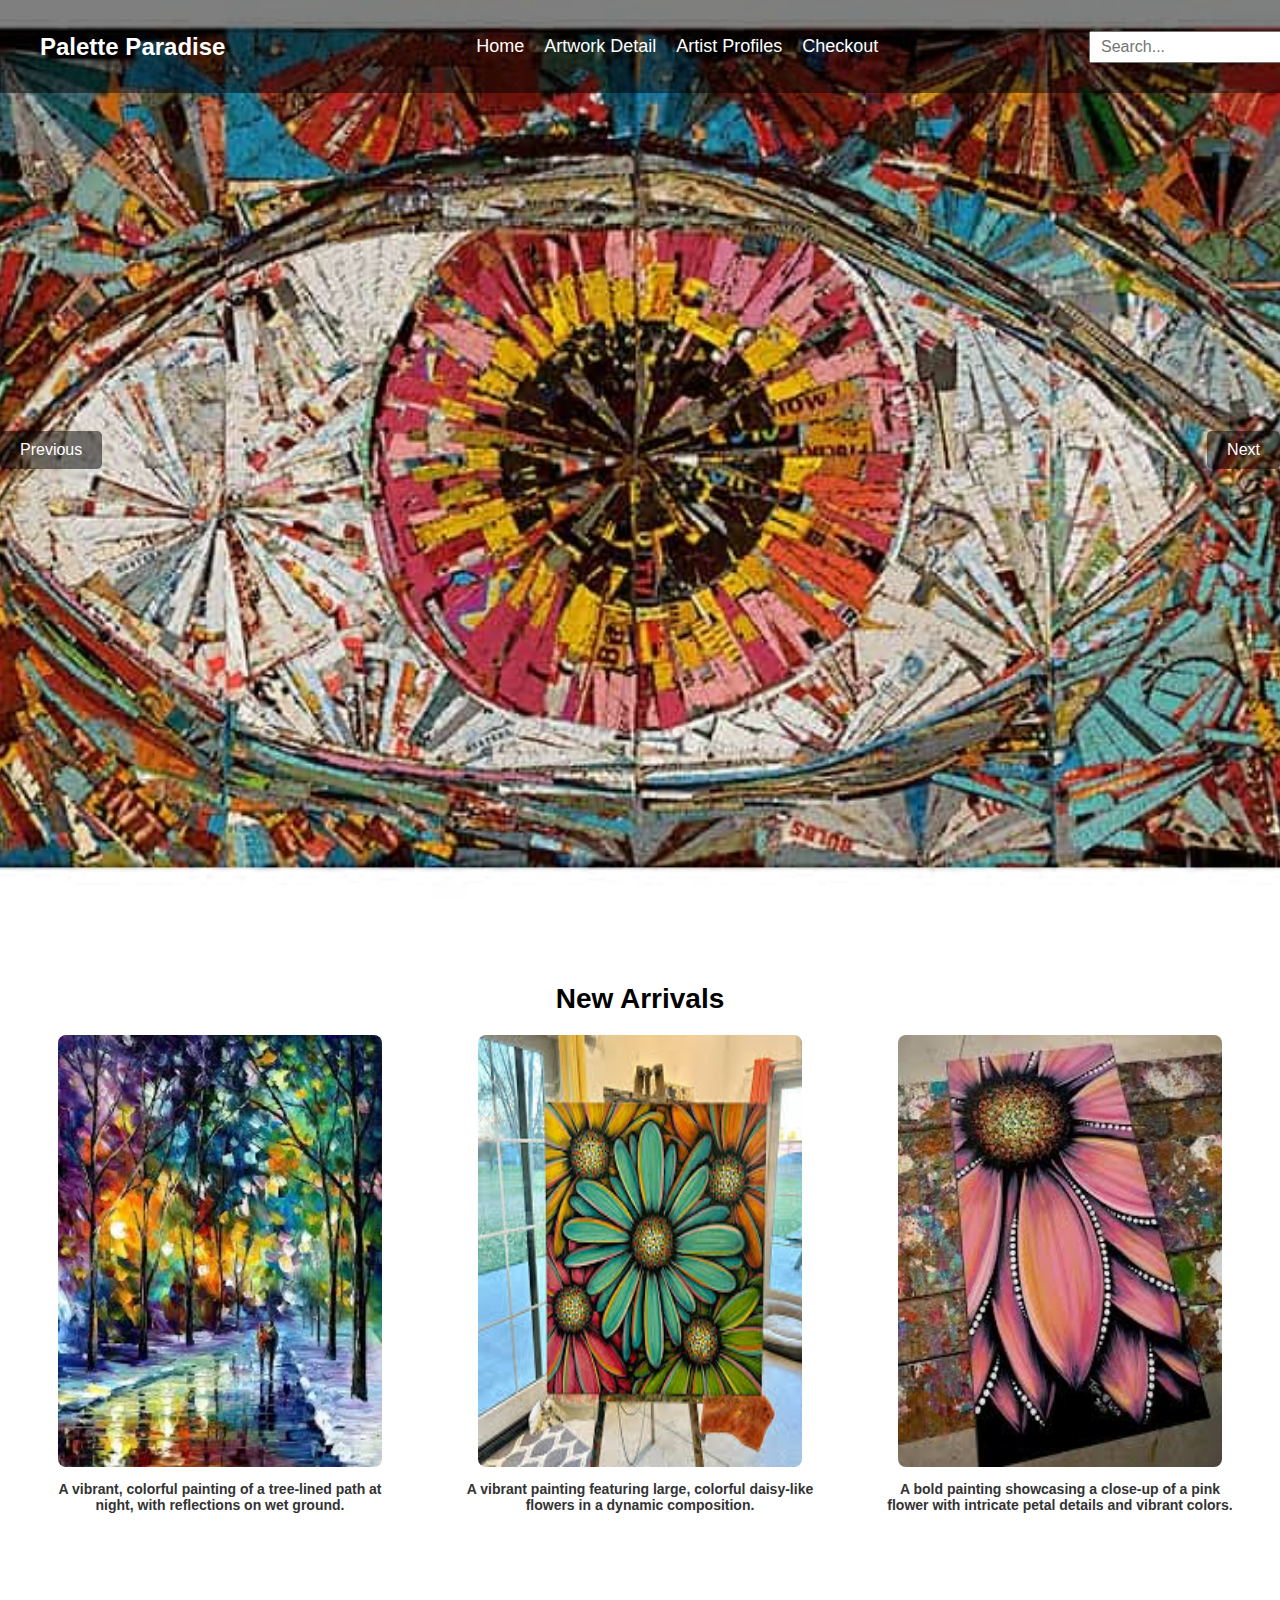
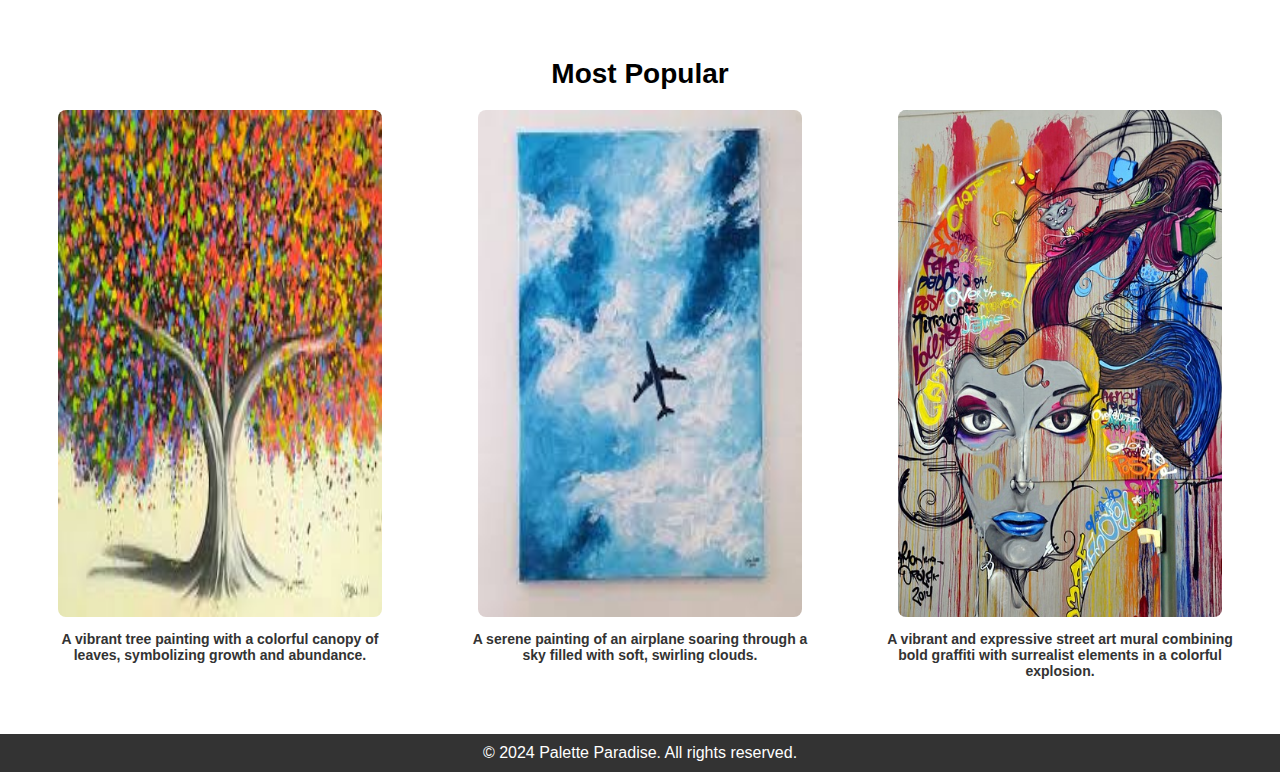
<file: Online Art Gallery/index.html>
<!DOCTYPE html>
<html lang="en">
<head>
    <meta charset="UTF-8">
    <meta name="viewport" content="width=device-width, initial-scale=1.0">
    <title>Art Gallery</title>
    <link rel="stylesheet" href="style.css">
</head>
<body>
    <header>
        <nav class="navbar">
            <div class="logo">Palette Paradise</div>
            <ul class="nav-links">
                <li><a href="#">Home</a>
                    <div class="dropdown-content">
                        <a href="#new-arrivals">New Arrivals</a>
                        <a href="#most-popular">Most Popular</a>
                    
                        <li><a href="artwork detail.html">Artwork Detail</a></li>
                <li><a href="artist profile.html">Artist Profiles</a></li>
                <li><a href="checkout page.html">Checkout</a></li>
            </ul>
            <div class="search-bar">
                <input type="text" placeholder="Search...">
            </div>
        </nav>
       
    
        <div class="carousel">
            <div class="carousel-item" id="featured-artwork-1">
                <img src="image 3.jpg" alt="Featured Artwork 1">
            </div>
            <div class="carousel-item" id="featured-artwork-2">
                <img src="a2.avif" alt="Featured Artwork 2">
            </div>
            <div class="carousel-item" id="featured-artwork-3">
                <img src="bb2.jpg" alt="Featured Artwork 3">
            </div>
            <div class="carousel-item" id="featured-artwork-4">
                <img src="pic4.webp" alt="Featured Artwork 4">
            </div>
        </div>
    
        <div class="carousel-controls">
            <button id="prevBtn">Previous</button>
            <button id="nextBtn">Next</button>
        </div>
    </header>
    
    <section id="new-arrivals">
        <h2>New Arrivals</h2>
        <div class="gallery-row">
            <div class="gallery-item">
                <img src="c4.jfif" alt="Pic 1">
                <p><b>A vibrant, colorful painting of a tree-lined path at night, with reflections on wet ground.</b></p>
            </div>
            <div class="gallery-item">
                <img src="c3.jfif" alt="Pic 2">
                <p><b>A vibrant painting featuring large, colorful daisy-like flowers in a dynamic composition.</b></p>
            </div>
            <div class="gallery-item">
                <img src="c2.jfif" alt="Pic 3">
                <p> <b>A bold painting showcasing a close-up of a pink flower with intricate petal details and vibrant colors.</b></p>
            </div>
        </div>
    </section>
    
    <section id="most-popular">
        <h2>Most Popular</h2>
        <div class="gallery-row">
            <div class="gallery-item">
                <img src="img1.jfif" alt="Img 1">
                <p><b>A vibrant tree painting with a colorful canopy of leaves, symbolizing growth and abundance.</b></p>
            </div>
            <div class="gallery-item">
                <img src="c1.jfif" alt="Img 2">
                <p><b>A serene painting of an airplane soaring through a sky filled with soft, swirling clouds.</b></p>
            </div>
            <div class="gallery-item">
                <img src="img2.jpg" alt="Img 3">
                <p><b>A vibrant and expressive street art mural combining bold graffiti with surrealist elements in a colorful explosion.</b></p>
            </div>
        </div>
    </section>
    
    <footer>
        <p>&copy; 2024 Palette Paradise. All rights reserved.</p>
    </footer>

    <script src="scripts.js"></script>
</body>
</html>
</file>
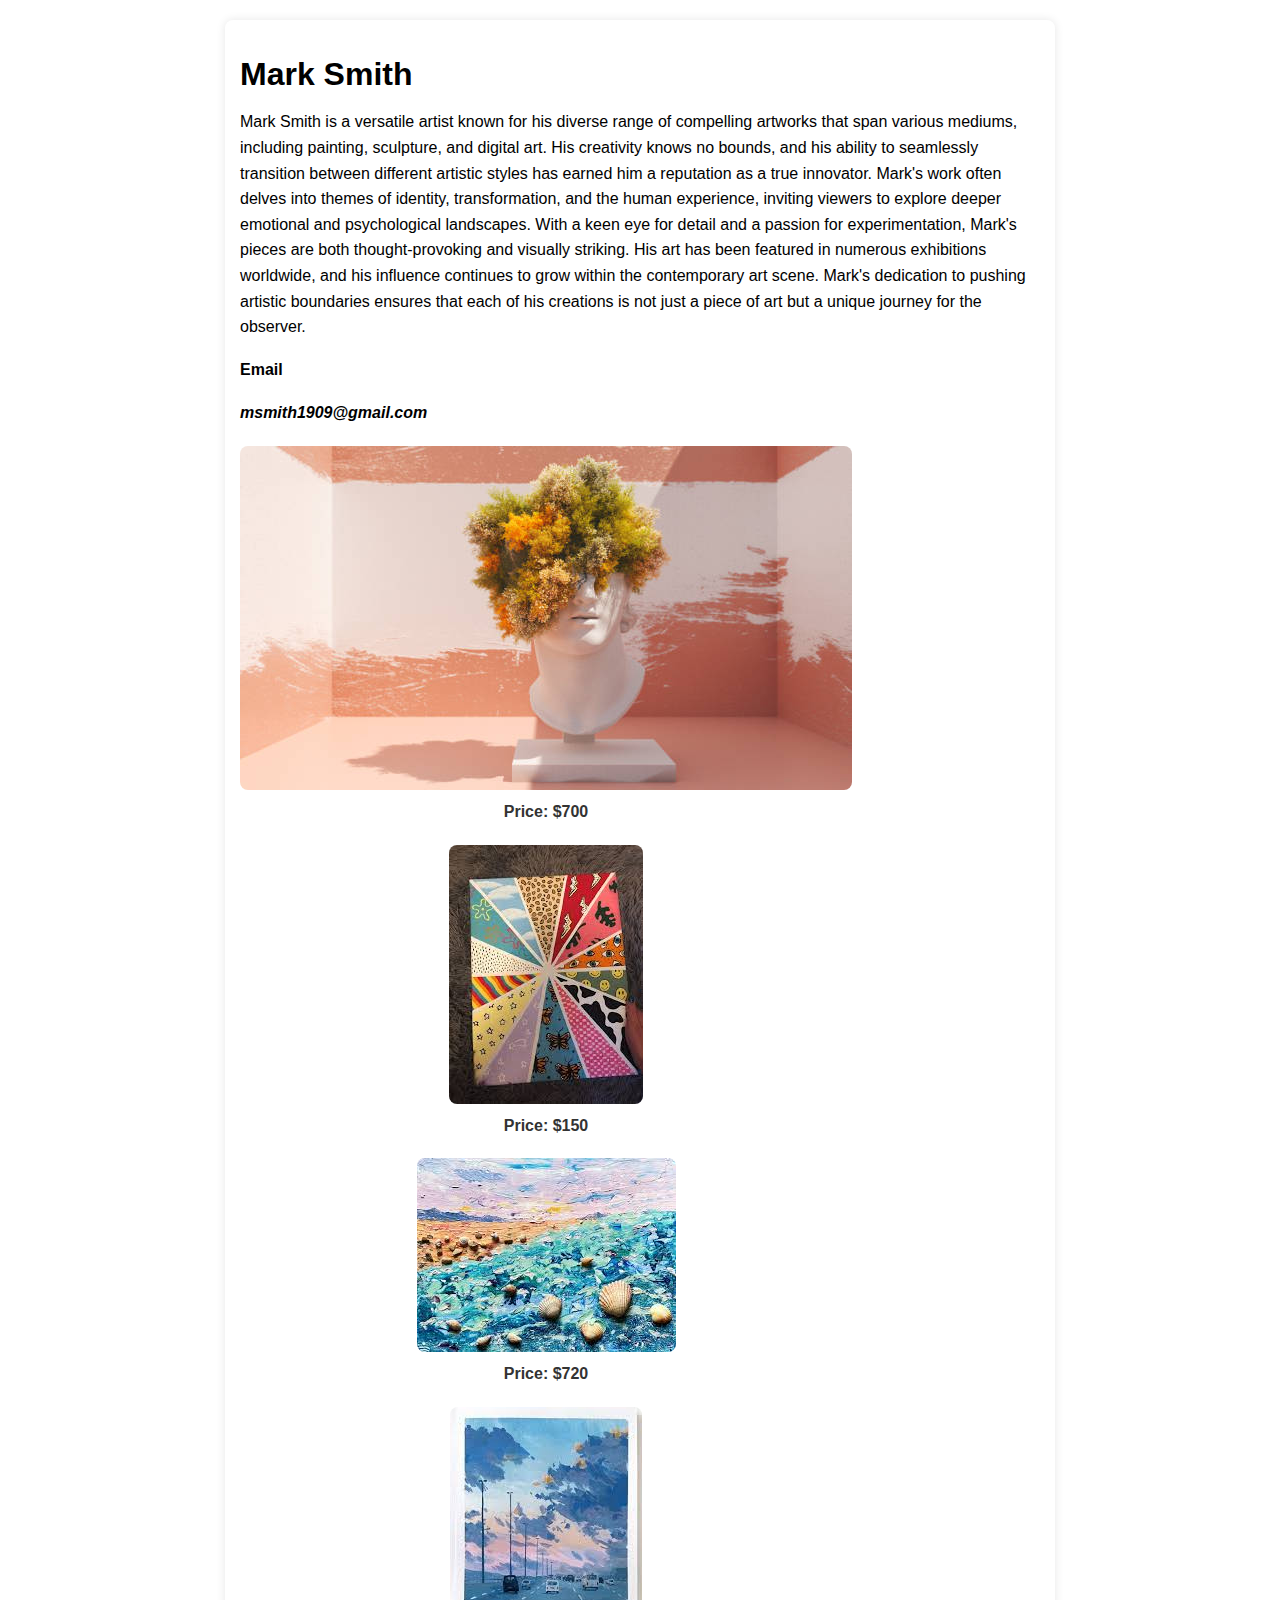
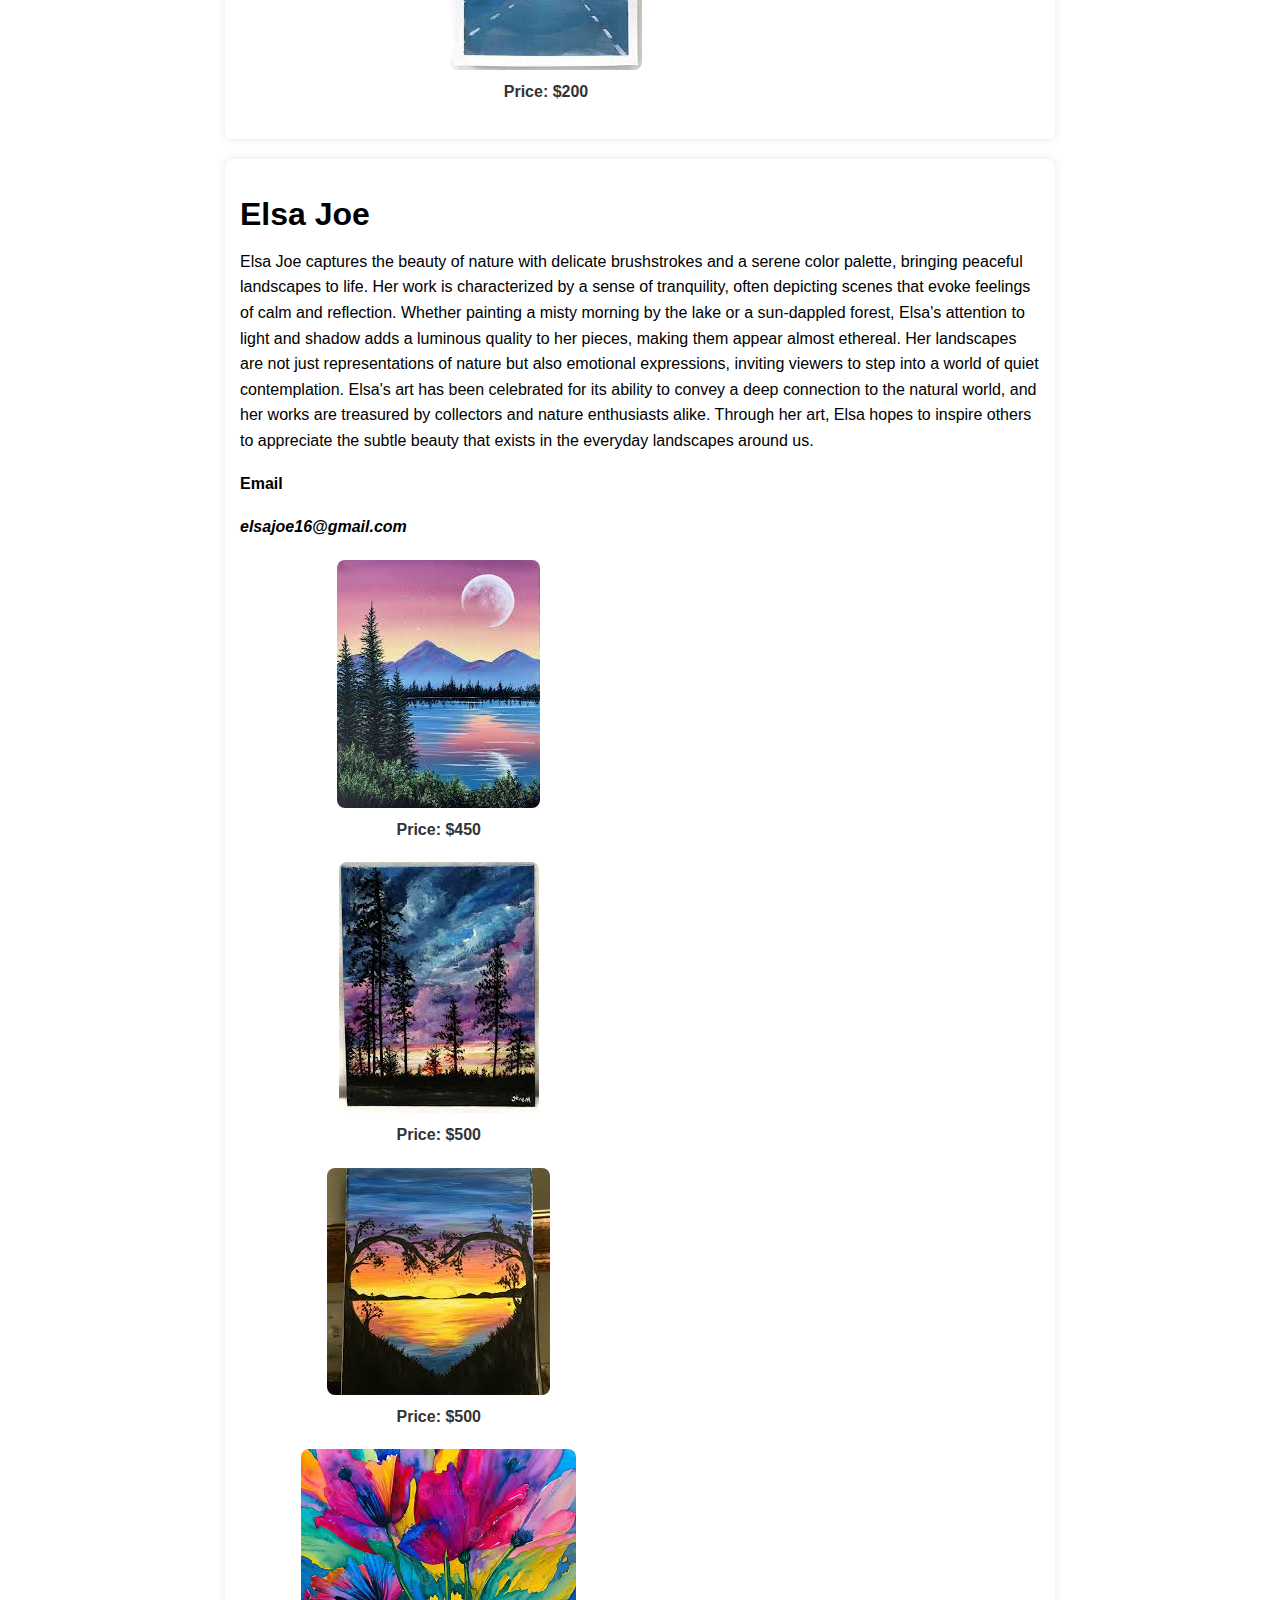
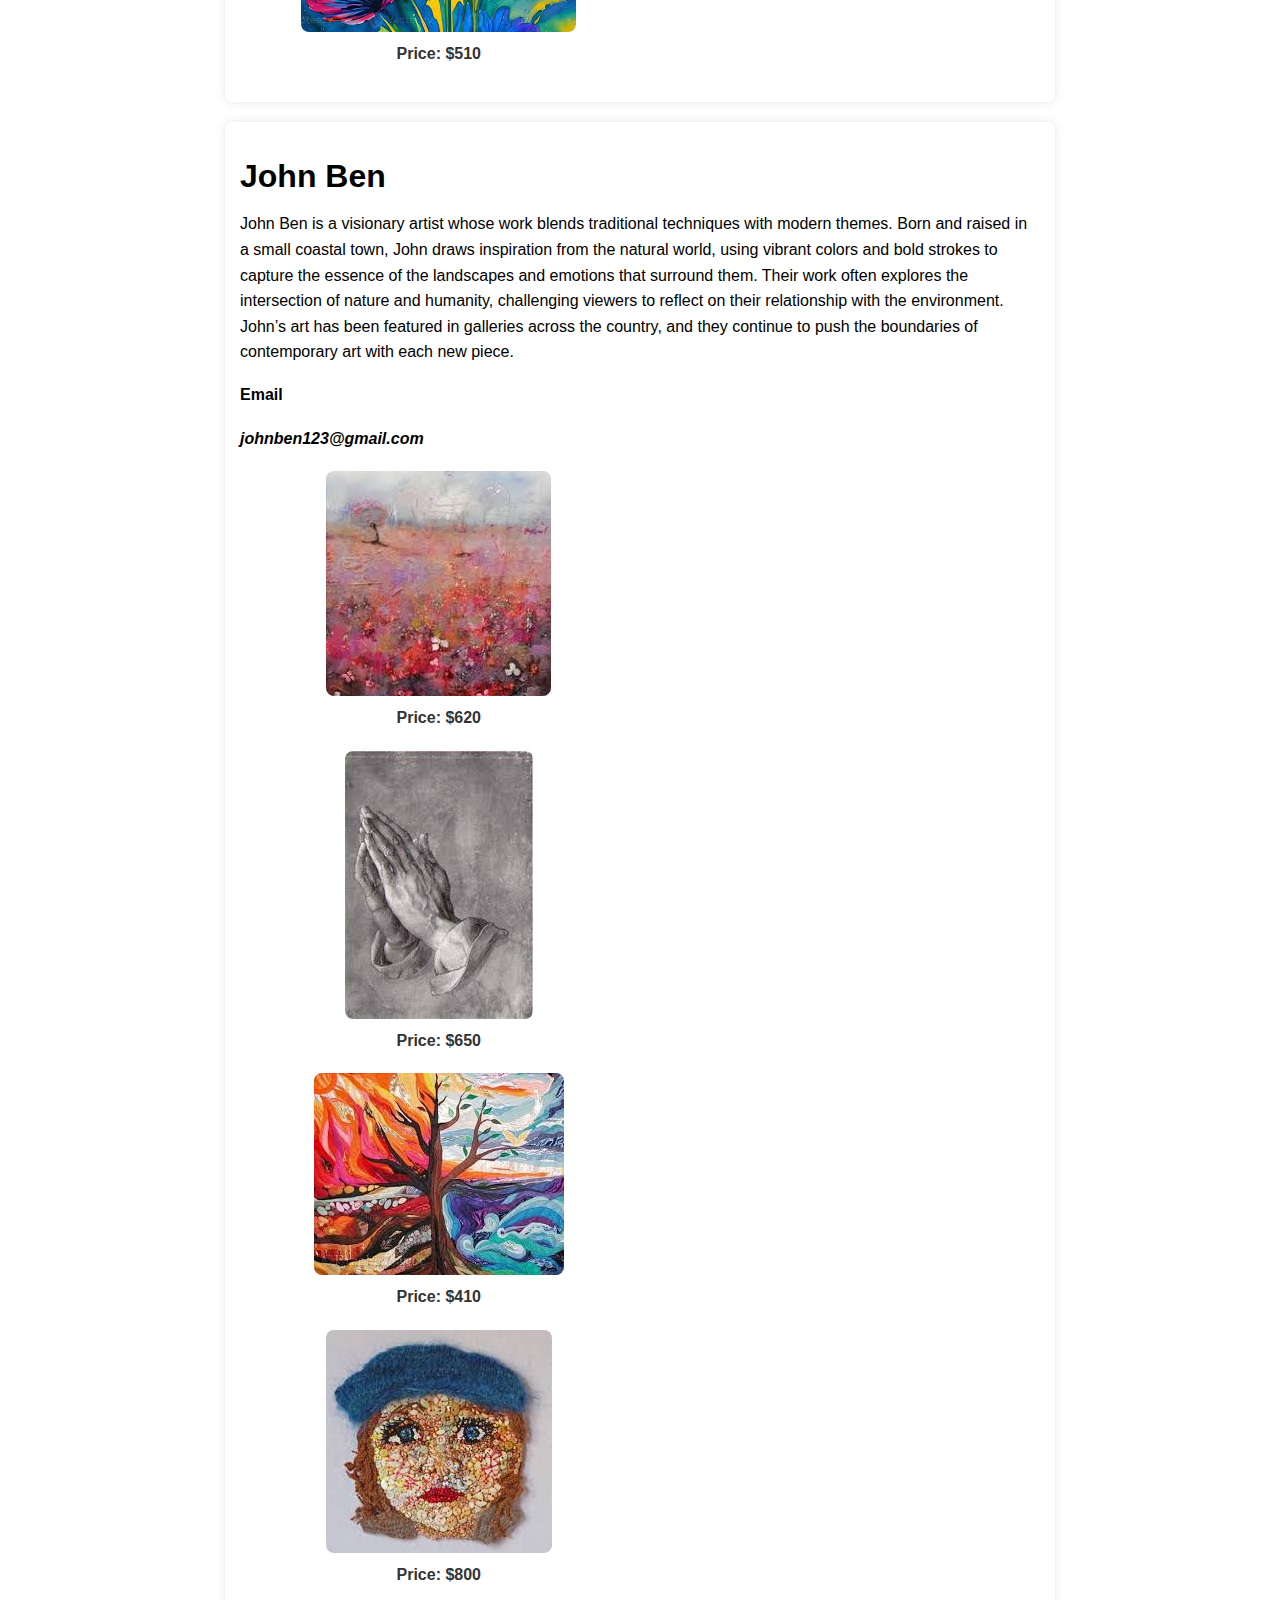
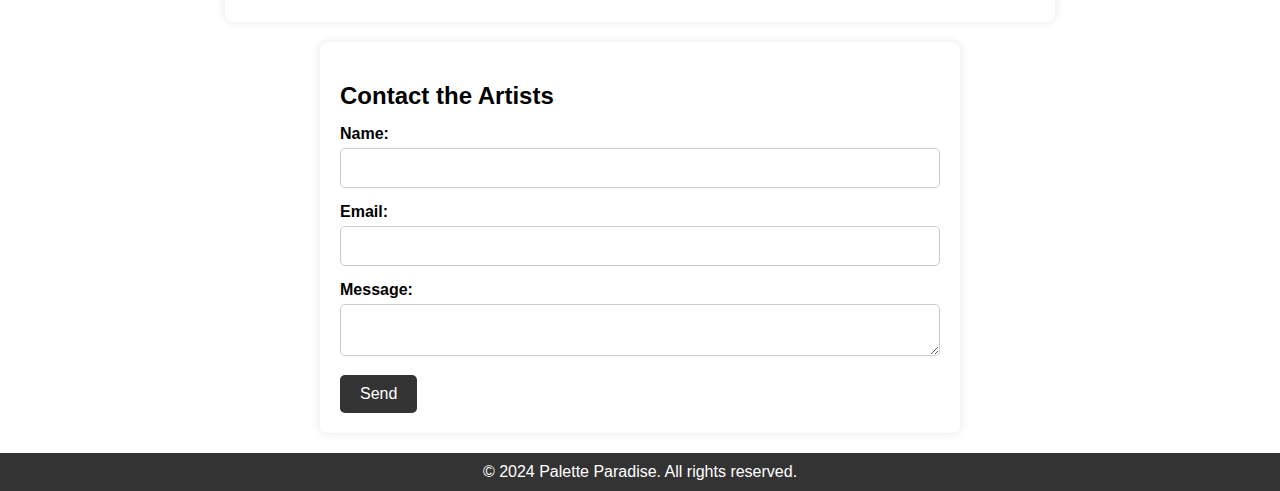
<file: Online Art Gallery/artist profile.html>
<!DOCTYPE html>
<html lang="en">
<head>
    <meta charset="UTF-8">
    <meta name="viewport" content="width=device-width, initial-scale=1.0">
    <title>Artist Profiles</title>
    <link rel="stylesheet" href="artist profile.css">
</head>
<body>
    <section id="artist-profile">
        <h1>Mark Smith</h1>
        <p>Mark Smith is a versatile artist known for his diverse range of compelling artworks that span various mediums, including painting, sculpture, and digital art. His creativity knows no bounds, and his ability to seamlessly transition between different artistic styles has earned him a reputation as a true innovator. Mark's work often delves into themes of identity, transformation, and the human experience, inviting viewers to explore deeper emotional and psychological landscapes. With a keen eye for detail and a passion for experimentation, Mark's pieces are both thought-provoking and visually striking. His art has been featured in numerous exhibitions worldwide, and his influence continues to grow within the contemporary art scene. Mark's dedication to pushing artistic boundaries ensures that each of his creations is not just a piece of art but a unique journey for the observer.</p>
        <h4>Email</h4>
        <p> <b><i>msmith1909@gmail.com</i></b></p>
        <div class="art-grid">
            <div class="art-item">
                <img src="mss.jpg" alt="Art piece 1 ">
                <p><b>Price: $700</b></p>
                <img src="mss1.jpg" alt="Art piece 2 ">
                <p><b>Price: $150</b></p>
                <img src="mss4.jpg" alt="Art piece 4 ">
                <p><b>Price: $720</b></p>
                <img src="mss2.jpg" alt="Art piece 3 ">
                <p><b>Price: $200</b></p>
                
            </div>
            
        </div>
    </section>

    <section id="artist-profile">
        <h1>Elsa Joe</h1>
        <p>Elsa Joe captures the beauty of nature with delicate brushstrokes and a serene color palette, bringing peaceful landscapes to life. Her work is characterized by a sense of tranquility, often depicting scenes that evoke feelings of calm and reflection. Whether painting a misty morning by the lake or a sun-dappled forest, Elsa's attention to light and shadow adds a luminous quality to her pieces, making them appear almost ethereal. Her landscapes are not just representations of nature but also emotional expressions, inviting viewers to step into a world of quiet contemplation. Elsa's art has been celebrated for its ability to convey a deep connection to the natural world, and her works are treasured by collectors and nature enthusiasts alike. Through her art, Elsa hopes to inspire others to appreciate the subtle beauty that exists in the everyday landscapes around us.</p>
        <h4>Email</h4>
        <p><b><i>elsajoe16@gmail.com</i></b></p>
        <div class="art-grid">
            <div class="art-item">
                <img src="ejjj.jpg" alt="Art work 1 ">
                <p><b>Price: $450</b></p>
                <img src="ejj1.jpg" alt="Art work 2 ">
                <p><b>Price: $500</b></p>
                <img src="ejj2.jpg" alt="Art work 3">
                <p><b>Price: $500</b></p>
                <img src="ejj3.jpg" alt="Art work 4 ">
                <p><b>Price: $510</b></p>
            </div>
            </div>
            </div>
                
            
    </section>

    <section id="artist-profile">
        <h1>John Ben</h1>
        <p>John Ben is a visionary artist whose work blends traditional techniques with modern themes. Born and raised in a small coastal town, John draws inspiration from the natural world, using vibrant colors and bold strokes to capture the essence of the landscapes and emotions that surround them. Their work often explores the intersection of nature and humanity, challenging viewers to reflect on their relationship with the environment. John’s art has been featured in galleries across the country, and they continue to push the boundaries of contemporary art with each new piece.</p>
        <h4>Email</h4>
        <p><b><i>johnben123@gmail.com</i></b></p>
        <div class="art-grid">
            <div class="art-item">
                <img src="jjb.jpg" alt="Art Collection 1">
                <p><b>Price: $620</b></p>
                <img src="jjb1.jpg" alt="Art Collection 2">
                <p><b>Price: $650</b></p>
                <img src="jjb2.jpg" alt="Art Collection 3">
                <p><b>Price: $410</b></p>
                <img src="jjb3.jpg" alt="Art Collection 4">
                <p><b>Price: $800</b></p>
            </div>
            </div>
           
    </section>

    <section id="contact-form">
        <h2>Contact the Artists</h2>
        <form>
            <label for="name">Name:</label>
            <input type="text" id="name" name="name" required>
            <label for="email">Email:</label>
            <input type="email" id="email" name="email" required>
            <label for="message">Message:</label>
            <textarea id="message" name="message" required></textarea>
            <button type="submit">Send</button>
        </form>
    </section>

    <footer>
        <p>&copy; 2024 Palette Paradise. All rights reserved.</p>
    </footer>
<script>
    document.getElementById('contact-form').addEventListener('Send', function(event) {
            event.preventDefault(); // Prevent the default form submission
            alert("Thank you! Your message has been sent."); // Show the prompt
        });
</script>
</body>
</html>
</file>
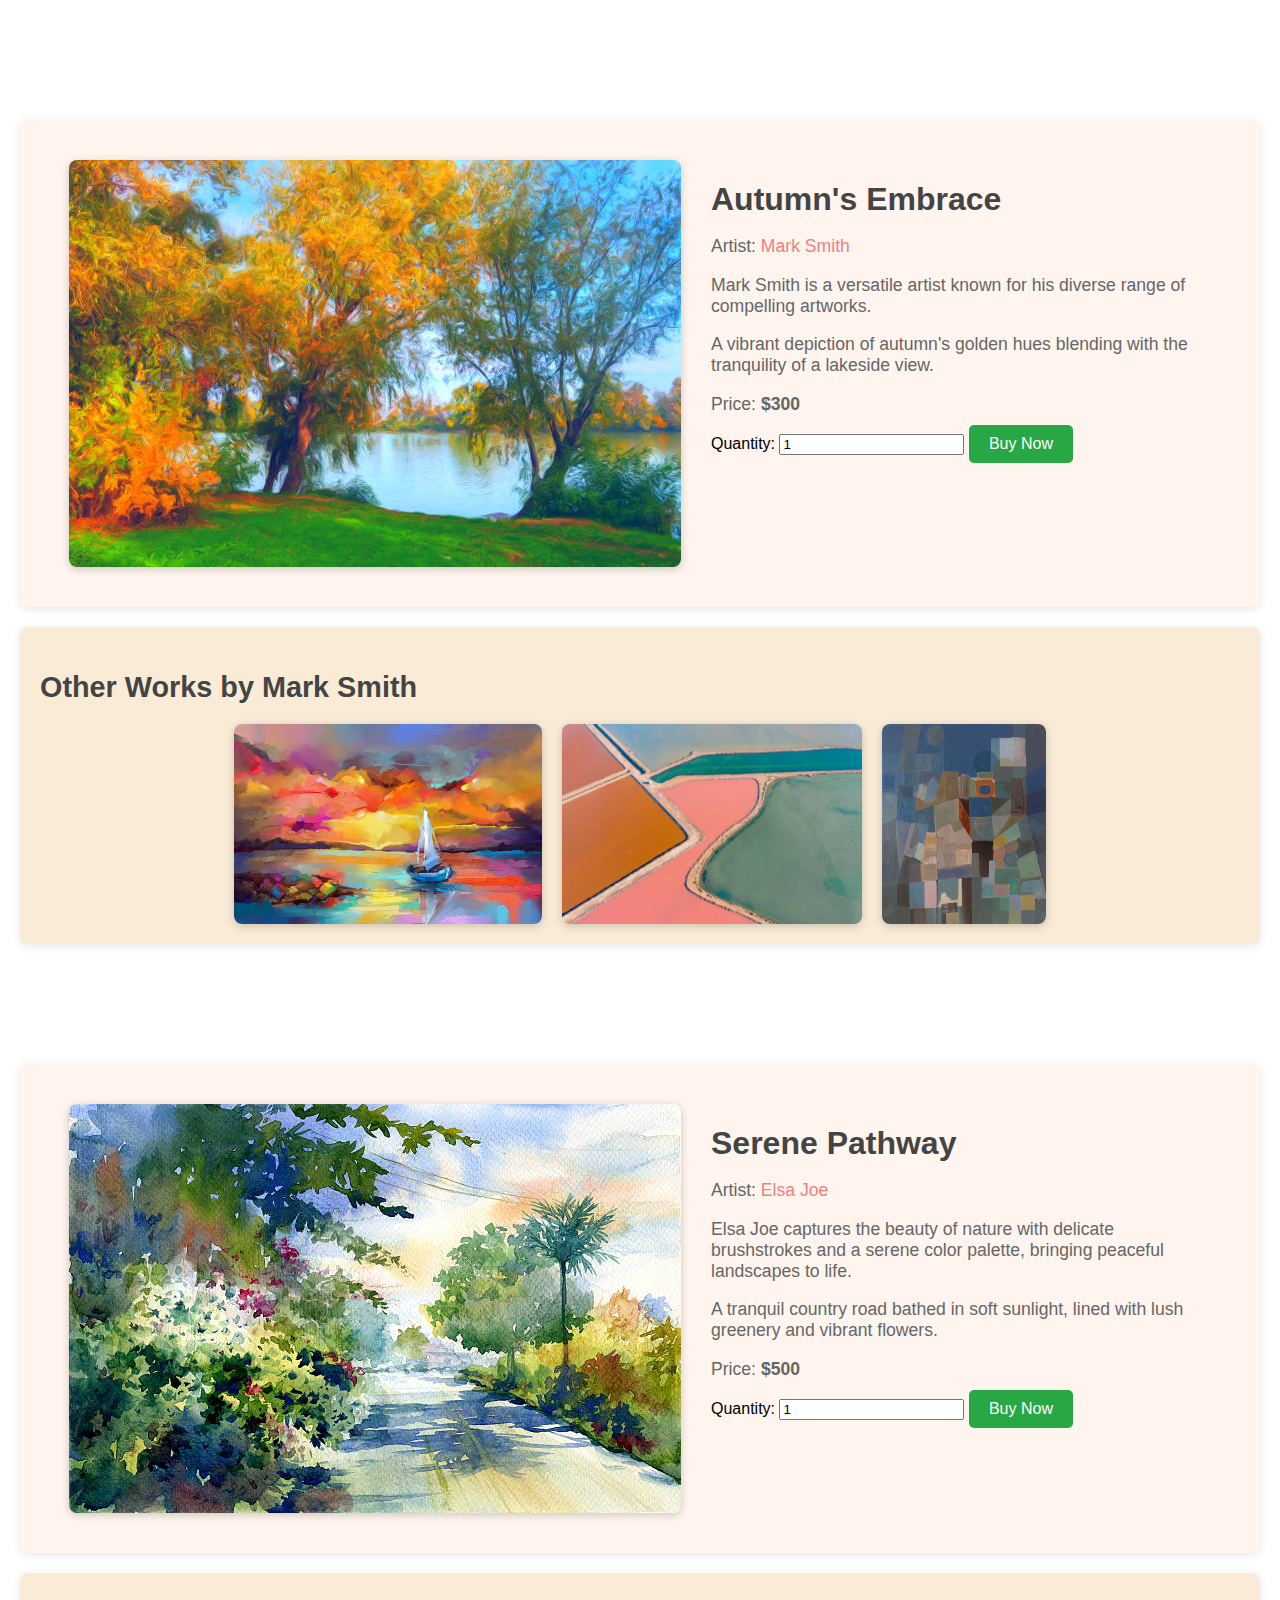
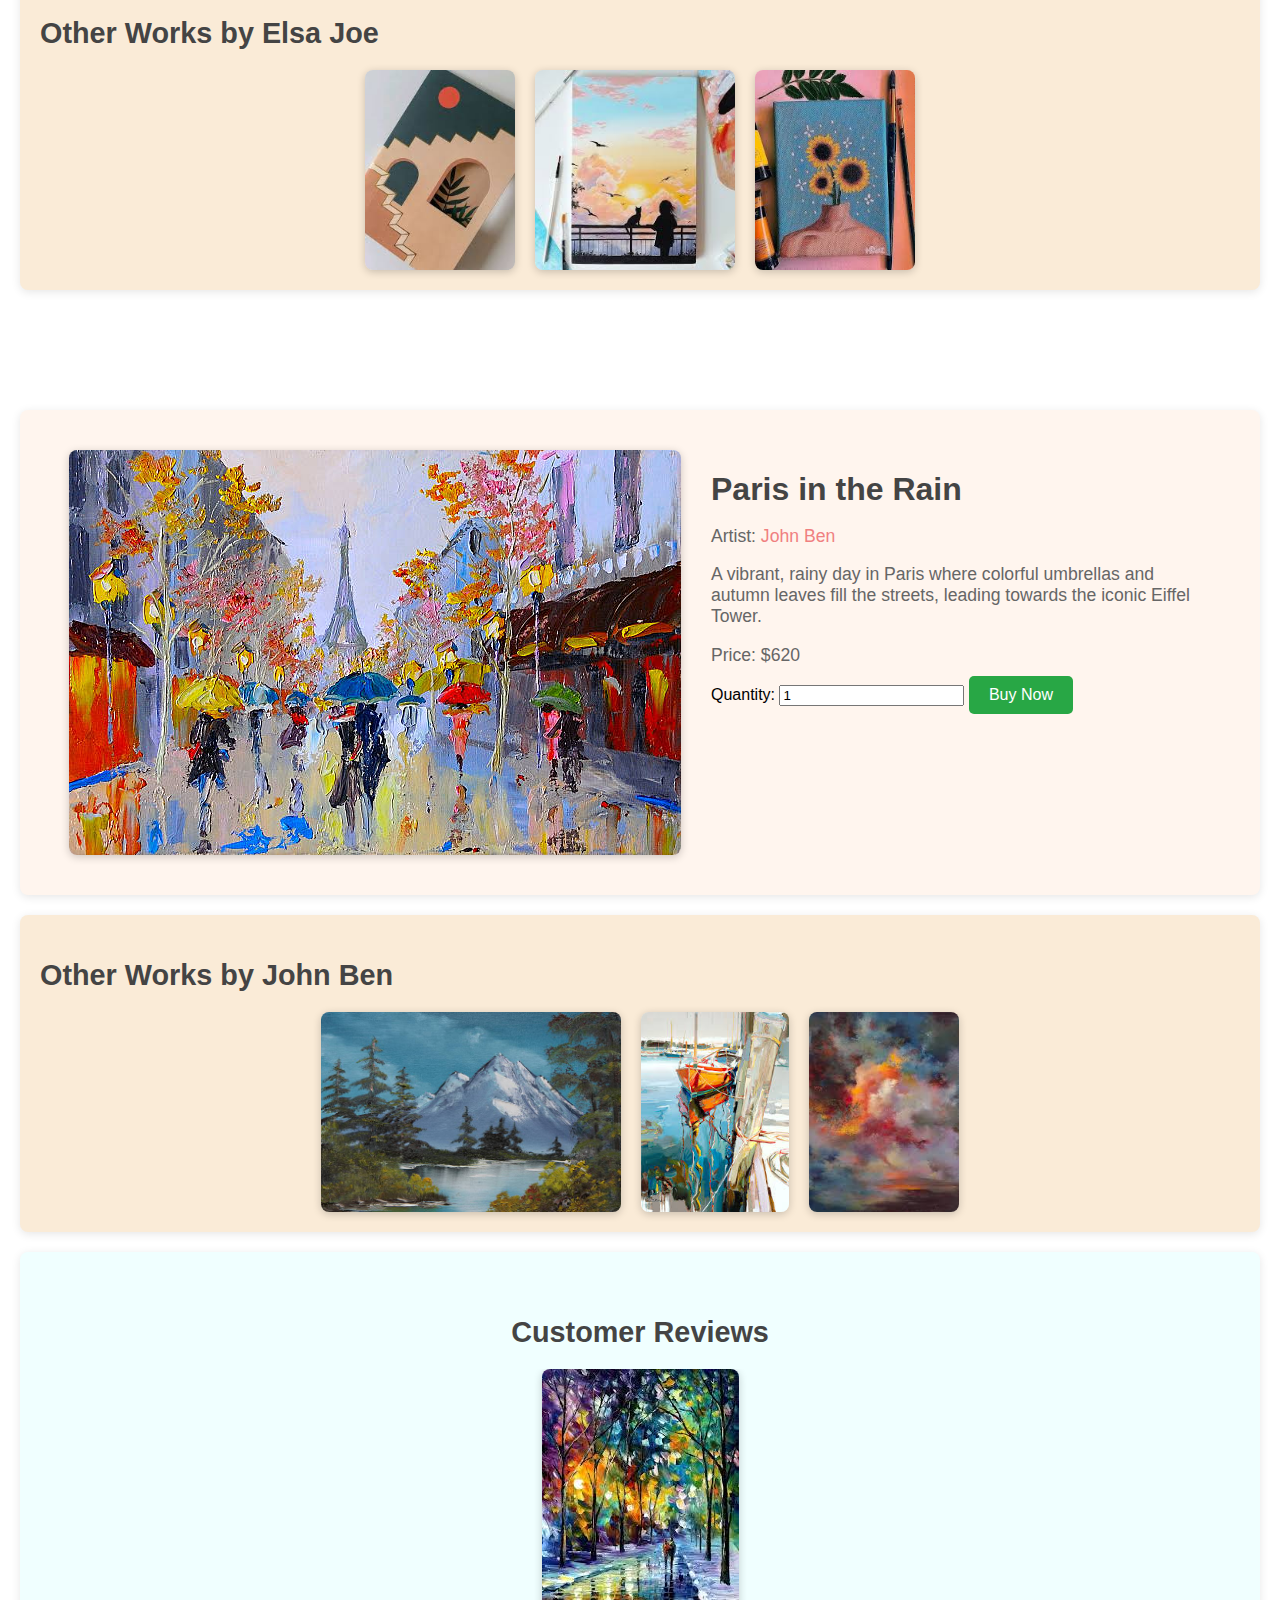
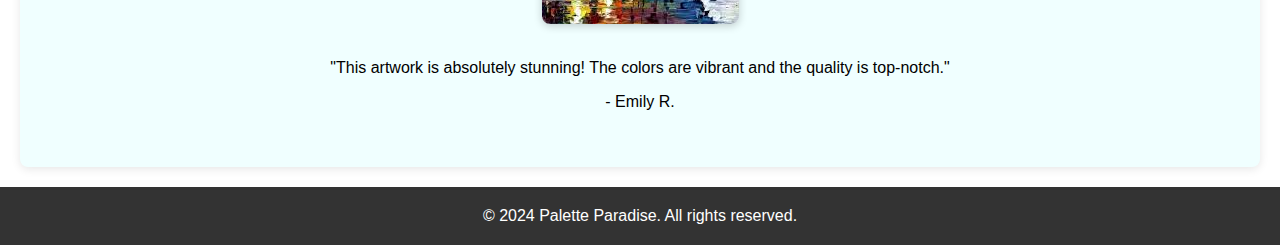
<file: Online Art Gallery/artwork detail.html>
<!DOCTYPE html>
<html lang="en">
<head>
    <meta charset="UTF-8">
    <meta name="viewport" content="width=device-width, initial-scale=1.0">
    <title>Artwork Details</title>
    <link rel="stylesheet" href="artwork detail.css">
</head>
<body>

    <!-- Artwork 1 -->
    <section id="artwork-detail-1" class="artwork-detail">
        <img src="i1.jpg" alt="Artwork Image 1">
        <div class="artwork-info">
            <h1 id="artwork-title-1">Autumn's Embrace</h1>
            <p>Artist: <a href="#">Mark Smith</a></p>
            <p>Mark Smith is a versatile artist known for his diverse range of compelling artworks.</p>
            <p>A vibrant depiction of autumn's golden hues blending with the tranquility of a lakeside view.</p>
            <p id="artwork-price-1">Price: <b>$300</b></p>
            <!-- Form to place the order -->
    <form action="checkout page.html" method="get">
        <input type="hidden" name="title" value="Serene Pathway">
        <input type="hidden" name="price" value="500">
        <label for="quantity-2">Quantity:</label>
        <input type="number" id="quantity-2" name="quantity" value="1" min="1">
        <button type="submit">Buy Now</button>
    </form>
        </div>
    </section>
    

    <section id="other-works-1" class="other-works">
        <h2>Other Works by Mark Smith</h2>
        <div class="other-works-gallery">
            <img src="ms1.jpg" alt="Other Artwork 1">
            <img src="ms2.jpg" alt="Other Artwork 2">
            <img src="ms3.jpg" alt="Other Artwork 3">
        </div>
    </section>

    <!-- Artwork 2 -->
    <section id="artwork-detail-2" class="artwork-detail">
        <img src="ejj.jpg" alt="Artwork Image 2">
        <div class="artwork-info">
            <h1 id="artwork-title-2">Serene Pathway</h1>
            <p>Artist: <a href="#">Elsa Joe</a></p>
            <p>Elsa Joe captures the beauty of nature with delicate brushstrokes and a serene color palette, bringing peaceful landscapes to life.</p>
            <p>A tranquil country road bathed in soft sunlight, lined with lush greenery and vibrant flowers.</p>
            <p id="artwork-price-2">Price: <b>$500</b></p>
             <!-- Form to place the order -->
    <form action="checkout page.html" method="get">
        <input type="hidden" name="title" value="Serene Pathway">
        <input type="hidden" name="price" value="500">
        <label for="quantity-2">Quantity:</label>
        <input type="number" id="quantity-2" name="quantity" value="1" min="1">
        <button type="submit">Buy Now</button>
    </form>
        </div>
    </section>
   

    <section id="other-works-2" class="other-works">
        <h2>Other Works by Elsa Joe</h2>
        <div class="other-works-gallery">
            <img src="ej1.jpg" alt="Other Artwork 4">
            <img src="ej2.jpg" alt="Other Artwork 5">
            <img src="ej3.jpg" alt="Other Artwork 6">
        </div>
    </section>

    <!-- Artwork 3 -->
    <section id="artwork-detail-3" class="artwork-detail">
        <img src="ab1.jpg" alt="Artwork Image 3">
        <div class="artwork-info">
            <h1 id="artwork-title-3">Paris in the Rain</h1>
            <p>Artist: <a href="#">John Ben</a></p>
            <p></p>
            <p>A vibrant, rainy day in Paris where colorful umbrellas and autumn leaves fill the streets, leading towards the iconic Eiffel Tower.</p>
            <p id="artwork-price-3">Price: $620</p>
            <!-- Form to place the order -->
   <form action="checkout page.html" method="get">
    <input type="hidden" name="title" value="Serene Pathway">
    <input type="hidden" name="price" value="500">
    <label for="quantity-2">Quantity:</label>
    <input type="number" id="quantity-2" name="quantity" value="1" min="1">
    <button type="submit">Buy Now</button>
</form>
           
        </div>
    </section>
    <section id="other-works-3" class="other-works">
        <h2>Other Works by John Ben</h2>
        <div class="other-works-gallery">
            <img src="ls.jpg" alt="Other Artwork 7">
            <img src="ej.jpg" alt="Other Artwork 8">
            <img src="jb.jpg" alt="Other Artwork 9">
        </div>
    </section>
    <section id="customer-reviews">
        <h2>Customer Reviews</h2>
        <div class="carousel">
            <div class="carousel-inner">
                <div class="carousel-item active">
                    <img src="c4.jfif" alt="Purchased Artwork 1" class="review-image">
                    <p>"This artwork is absolutely stunning! The colors are vibrant and the quality is top-notch."</p>
                    <p>- Emily R.</p>
                </div>
                <div class="carousel-item ">
                    <img src="img1.jfif" alt="Purchased Artwork 2" class="review-image">
                    <p>"A wonderful addition to my collection. The artist's attention to detail is remarkable."</p>
                    <p>- Michael B.</p>
                </div>
                <div class="carousel-item">
                    <img src="ls.jpg" alt="Purchased Artwork 3" class="review-image">
                    <p>"I'm impressed with the service and the quality of the piece. Highly recommend this gallery."</p>
                    <p>- Stokes W.</p>
                </div>
            </div>
        </div>
    </section>
    
    

    <footer>
        <p>&copy; 2024 Palette Paradise. All rights reserved.</p>
    </footer>
    
    <script src="artwork detail.js"></script>
</body>
</html>
</file>
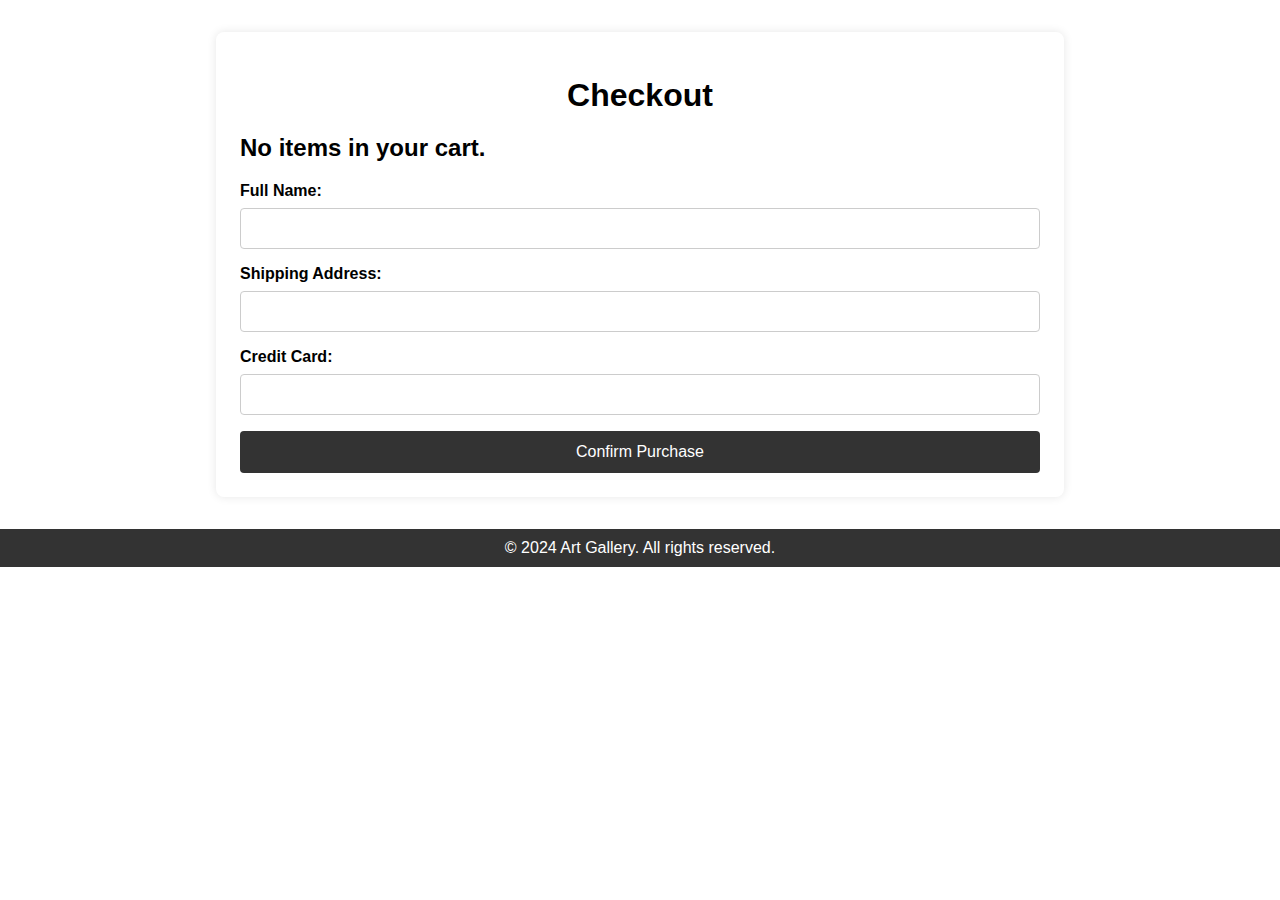
<file: Online Art Gallery/checkout page.html>
<!DOCTYPE html>
<html lang="en">
<head>
    <meta charset="UTF-8">
    <meta name="viewport" content="width=device-width, initial-scale=1.0">
    <title>Checkout</title>
    <link rel="stylesheet" href="checkout page.css">
</head>
<body>


    <section id="checkout">
        <h1>Checkout</h1>

        <!-- Order Summary -->
        <section id="order-summary">
            <!-- Order summary will be populated here by JavaScript -->
        </section>

        <!-- Checkout Form -->
        <form id="checkout-form">
            <label for="name">Full Name:</label>
            <input type="text" id="name" name="name" required>

            <label for="address">Shipping Address:</label>
            <input type="text" id="address" name="address" required>

            <label for="card">Credit Card:</label>
            <input type="text" id="card" name="card" required>
            
            <button type="submit">Confirm Purchase</button>
        </form>
    </section>

    <footer>
        <p>&copy; 2024 Art Gallery. All rights reserved.</p>
    </footer>

    <!-- JavaScript to Handle Checkout Process -->
    <script>
        // Function to parse URL parameters
        function getQueryParams() {
            const params = new URLSearchParams(window.location.search);
            return {
                title: params.get('title'),
                price: params.get('price'),
                quantity: params.get('quantity') || 1, // Default to 1 if not specified
            };
        }

        // Function to display the order summary
        function displayOrderSummary() {
            const { title, price, quantity } = getQueryParams();
            if (title && price && quantity) {
                const total = (parseFloat(price) * parseInt(quantity)).toFixed(2);
                document.getElementById('order-summary').innerHTML = `
                    <h2>Order Summary</h2>
                    <p><b>Artwork Title:</b> ${title}</p>
                    <p><b>Quantity:</b> ${quantity}</p>
                    <p><b>Price per Item:</b> $${price}</p>
                    <p><b>Total Price:</b> $${total}</p>
                `;
            } else {
                document.getElementById('order-summary').innerHTML = `
                    <h2>No items in your cart.</h2>
                `;
            }
        }

        // Function to handle form submission
        document.getElementById('checkout-form').addEventListener('submit', function(event) {
            event.preventDefault(); // Prevent the form from submitting the traditional way

            const name = document.getElementById('name').value;
            const address = document.getElementById('address').value;
            const card = document.getElementById('card').value;

            if (name && address && card) {
                alert(`Thank you for your purchase, ${name}!\nYour order will be shipped to: ${address}`);
                // Here you can add code to actually process the payment or save the order
            } else {
                alert('Please fill in all required fields.');
            }
        });

        // Call the function to display the order summary when the page loads
        window.onload = displayOrderSummary;
    </script>
</body>
</html>
</file>
<file: Online Art Gallery/style.css>
body {
    margin: 0;
    font-family: Arial, sans-serif;
}

header {
    position: relative;
    height: 100vh;
    color: white;
    overflow: hidden;
}

.navbar {
    position: absolute;
    top: 0;
    width: 100%;
    display: flex;
    justify-content: space-between;
    align-items: center;
    padding: 20px 40px;
    background-color: rgba(0, 0, 0, 0.5);
    z-index: 1000;
}

.logo {
    font-size: 24px;
    font-weight: bold;
}

.nav-links {
    list-style: none;
    display: flex;
    gap: 20px;
}

.nav-links li {
    display: inline;
}

.nav-links a {
    color: white;
    text-decoration: none;
    font-size: 18px;
}

.search-bar input {
    padding: 5px 10px;
    font-size: 16px;
}
.nav-links .dropdown-content {
    display: none;
    position: absolute;
    background-color: #f9f9f9;
    min-width: 160px;
    box-shadow: 0px 8px 16px 0px rgba(0,0,0,0.2);
    z-index: 1;
    top: 40px; /* Adjust this based on your header height */
}
.dropdown-content a {
    color: black;
    padding: 12px 16px;
    text-decoration: none;
    display: block;
}
.dropdown-content a:hover {
    background-color: #ddd;
}

/* Show dropdown on hover */
.nav-links li:hover .dropdown-content {
    display: block;
}
.carousel {
    display: flex;
    overflow: hidden;
    width: 100%;
    height: 100vh; /* Ensure it covers the full height of the header */
    position: relative;
}

.carousel-item {
    min-width: 100%;
    transition: transform 0.5s ease-in-out;
    text-align: center;
    height: 100%;
    display: flex;
    flex-direction: column;
    justify-content: center;
    align-items: center;
}

.carousel-item img {
    width: 100%;
    height: 100%;
    object-fit: cover;
}

.carousel-controls {
    position: absolute;
    top: 50%;
    width: 100%;
    display: flex;
    justify-content: space-between;
    transform: translateY(-50%);
    z-index: 1000;
}

button {
    padding: 10px 20px;
    font-size: 16px;
    cursor: pointer;
    background-color: rgba(0, 0, 0, 0.5);
    color: white;
    border: none;
    border-radius: 5px;
}

#prevBtn {
    left: 10px;
}

#nextBtn {
    right: 10px;
}


section {
    padding: 60px 40px;
    text-align: center;
}

section h2 {
    margin-bottom: 20px;
    font-size: 28px;
}
.gallery-row {
    display: flex;
    justify-content: space-between; /* Adds space between items */
    gap: 20px; /* Adjust spacing between images */
}

.gallery-item {
    flex: 1; /* Ensures equal width */
    max-width: 30%; /* Ensure three items fit in a row */
    text-align: center; /* Centers the text under the images */
}

.gallery-item img {
    width: 90%;
    height: 90%; /* Ensures images maintain aspect ratio */
    border-radius: 8px; /* Optional: adds rounded corners to images */
}

.gallery-item p {
    margin-top: 10px;
    font-size: 14px;
    color: #333; /* Adjust color if needed */
}

.gallery-rows {
    display: flex;
    justify-content: space-between; /* Adds space between items */
    gap: 20px; /* Adjust spacing between images */
}

.gallery-items {
    flex: 1; /* Ensures equal width */
    max-width: 30%; /* Ensure three items fit in a row */
    text-align: center; /* Centers the text under the images */
}

.gallery-items img {
    width: auto;
    height: auto; /* Ensures images maintain aspect ratio */
    border-radius: 8px; /* Optional: adds rounded corners to images */
}

.gallery-items p {
    margin-top: 10px;
    font-size: 14px;
    color: #333; /* Adjust color if needed */
}
/* Footer Styles */
footer {
    text-align: center;
    padding: 10px 0;
    background-color: #333;
    color: #fff;
    position: relative;
    width: 100%;
    bottom: 0;
}

footer p {
    margin: 0;
}
</file>
<file: Online Art Gallery/artist profile.css>
body {
    margin: 0;
    font-family: Arial, sans-serif;
}


section#artist-profile {
    margin: 20px auto;
    padding: 15px;
    max-width: 800px;
    background-color: #fff;
    border-radius: 8px;
    box-shadow: 0 0 10px rgba(0, 0, 0, 0.1);
}

section#artist-profile h1 {
    font-size: 2em;
    margin-bottom: 10px;
}

section#artist-profile p {
    font-size: 1em;
    line-height: 1.6;
    margin-bottom: 20px;
}

/* Art Grid Styles */
.art-grid {
    display: grid;
    grid-template-columns: repeat(2, 1fr); /* Adjust based on the number of columns you want */
    gap: 5px; /* Controls the spacing between items */
}
.art-grid img {
    width: auto;
    height: 85%;
    border-radius: 8px;
    transition: transform 0.3s ease;
}

.art-grid img:hover {
    transform: scale(1.05);
}


.art-item {
    text-align: center; /* Centers the content within each grid item */
}

.art-item img {
    width: auto;
    height: auto; /* Adjust height as needed */
    border-radius: 8px;
    transition: transform 0.3s ease;
    grid-template-columns: repeat(2, 1fr);
   column-gap: 5px;
}

.art-item p {
    margin-top: 5px; /* Adds space between the image and the price */
    font-size: 1em;
    color: #333;
    font-weight: bold;
}




/* Contact Form Styles */
#contact-form {
    margin: 20px auto;
    padding: 20px;
    max-width: 600px;
    background-color: #fff;
    border-radius: 8px;
    box-shadow: 0 0 10px rgba(0, 0, 0, 0.1);
}

#contact-form h2 {
    font-size: 1.5em;
    margin-bottom: 15px;
}

#contact-form label {
    display: block;
    margin-bottom: 5px;
    font-weight: bold;
}

#contact-form input[type="text"],
#contact-form input[type="email"],
#contact-form textarea {
    width: 100%;
    padding: 10px;
    margin-bottom: 15px;
    border: 1px solid #ccc;
    border-radius: 5px;
    font-size: 1em;
    box-sizing: border-box;
}

#contact-form button {
    background-color: #333;
    color: #fff;
    padding: 10px 20px;
    border: none;
    border-radius: 5px;
    cursor: pointer;
    font-size: 1em;
}

#contact-form button:hover {
    background-color: #555;
}

/* Footer Styles */
footer {
    text-align: center;
    padding: 10px 0;
    background-color: #333;
    color: #fff;
    position: relative;
    width: 100%;
    bottom: 0;
}

footer p {
    margin: 0;
}
</file>
<file: Online Art Gallery/artwork detail.css>
body {
    margin: 0;
    font-family: Arial, sans-serif;
}

/* Artwork Details Section */
.artwork-detail {
    display: flex;
    justify-content: center;
    align-items:flex-start;
    padding: 40px 20px;
    background-color:seashell;
    margin: 20px auto;
    margin-top: 120px;
    max-width: 1200px;
    border-radius: 8px;
    box-shadow: 0 2px 10px rgba(0, 0, 0, 0.1);
}

.artwork-detail img {
    max-width: 100%;
    max-height: 500px;
    border-radius: 8px;
    margin-right: 30px;
    box-shadow: 0 2px 8px rgba(0, 0, 0, 0.2);
}

.artwork-info {
    max-width: 500px;
}

.artwork-info h1 {
    margin-bottom: 15px;
    font-size: 2em;
    color: #444;
}

.artwork-info p {
    margin-bottom: 10px;
    font-size: 1.1em;
    color: #666;
}

.artwork-info a {
    color:lightcoral;
    text-decoration: none;
    transition: color 0.3s ease;
}

.artwork-info a:hover {
    color: palevioletred;
}

.artwork-info button {
    background-color: #28a745;
    color: #fff;
    padding: 10px 20px;
    border: none;
    border-radius: 5px;
    cursor: pointer;
    transition: background-color 0.3s ease;
    font-size: 1em;
}

.artwork-info button:hover {
    background-color: #218838;
}

/* Other Works Section */
.other-works {
    background-color:antiquewhite;
    padding: 20px;
    margin: 20px auto;
    max-width: 1200px;
    border-radius: 8px;
    box-shadow: 0 2px 10px rgba(0, 0, 0, 0.1);
}

.other-works h2 {
    margin-bottom: 20px;
    font-size: 1.8em;
    color: #444;
}

.other-works-gallery {
    display: flex;
    gap: 20px;
    justify-content: center;
}

.other-works-gallery img {
    max-width: 100%;
    max-height: 200px;
    border-radius: 8px;
    box-shadow: 0 2px 8px rgba(0, 0, 0, 0.2);
}
/* Customer Reviews Section */
#customer-reviews {
    background-color: azure;
    padding: 40px 20px;
    margin: 20px auto;
    max-width: 1200px;
    border-radius: 8px;
    box-shadow: 0 2px 10px rgba(0, 0, 0, 0.1);
    text-align: center;
}

#customer-reviews h2 {
    margin-bottom: 20px;
    font-size: 1.8em;
    color: #444;
}
.carousel {
    position: relative;
    overflow: hidden;
    width: 100%;
}

.carousel-inner {
    display: flex;
    transition: transform 0.5s ease-in-out;
}

.carousel-item {
    min-width: 100%;
    box-sizing: border-box;
    transition: opacity 0.3s ease-in-out;
}

.carousel-item img {
    max-width: 100%;
    max-height: 300px;
    border-radius: 8px;
    box-shadow: 0 2px 8px rgba(0, 0, 0, 0.2);
}

/* Hide non-active items */
.carousel-item {
    opacity: 0;
    visibility: hidden;
    position: absolute;
}

.carousel-item.active {
    opacity: 1;
    visibility: visible;
    position: relative;
}


.review-image {
    max-width: 100%;
    max-height: 300px;
    border-radius: 8px;
    margin-bottom: 15px;
    box-shadow: 0 2px 8px rgba(0, 0, 0, 0.2);
}

/* Footer */
footer {
    text-align: center;
    padding: 20px;
    background-color: #333;
    color: #fff;
    margin-top: 20px;
}

footer p {
    margin: 0;
}
</file>
<file: Online Art Gallery/checkout page.css>
body {
    margin: 0;
    font-family: Arial, sans-serif;
}


/* Checkout Section Styles */
#checkout {
    max-width: 800px;
    margin: 2rem auto;
    padding: 1.5rem;
    background-color: #fff;
    border-radius: 8px;
    box-shadow: 0 0 10px rgba(0, 0, 0, 0.1);
}

#checkout h1 {
    margin-bottom: 1rem;
    font-size: 2rem;
    text-align: center;
}

#checkout-form {
    display: flex;
    flex-direction: column;
}

#checkout-form label {
    margin-bottom: 0.5rem;
    font-weight: bold;
}

#checkout-form input {
    margin-bottom: 1rem;
    padding: 0.75rem;
    border: 1px solid #ccc;
    border-radius: 4px;
}

#checkout-form button {
    padding: 0.75rem;
    background-color: #333;
    color: #fff;
    border: none;
    border-radius: 4px;
    cursor: pointer;
    font-size: 1rem;
}

#checkout-form button:hover {
    background-color: #555;
}

/* Footer Styles */
footer {
    text-align: center;
    padding: 10px 0;
    background-color: #333;
    color: #fff;
    position: relative;
    width: 100%;
    bottom: 0;
}

footer p {
    margin: 0;
}
</file>
